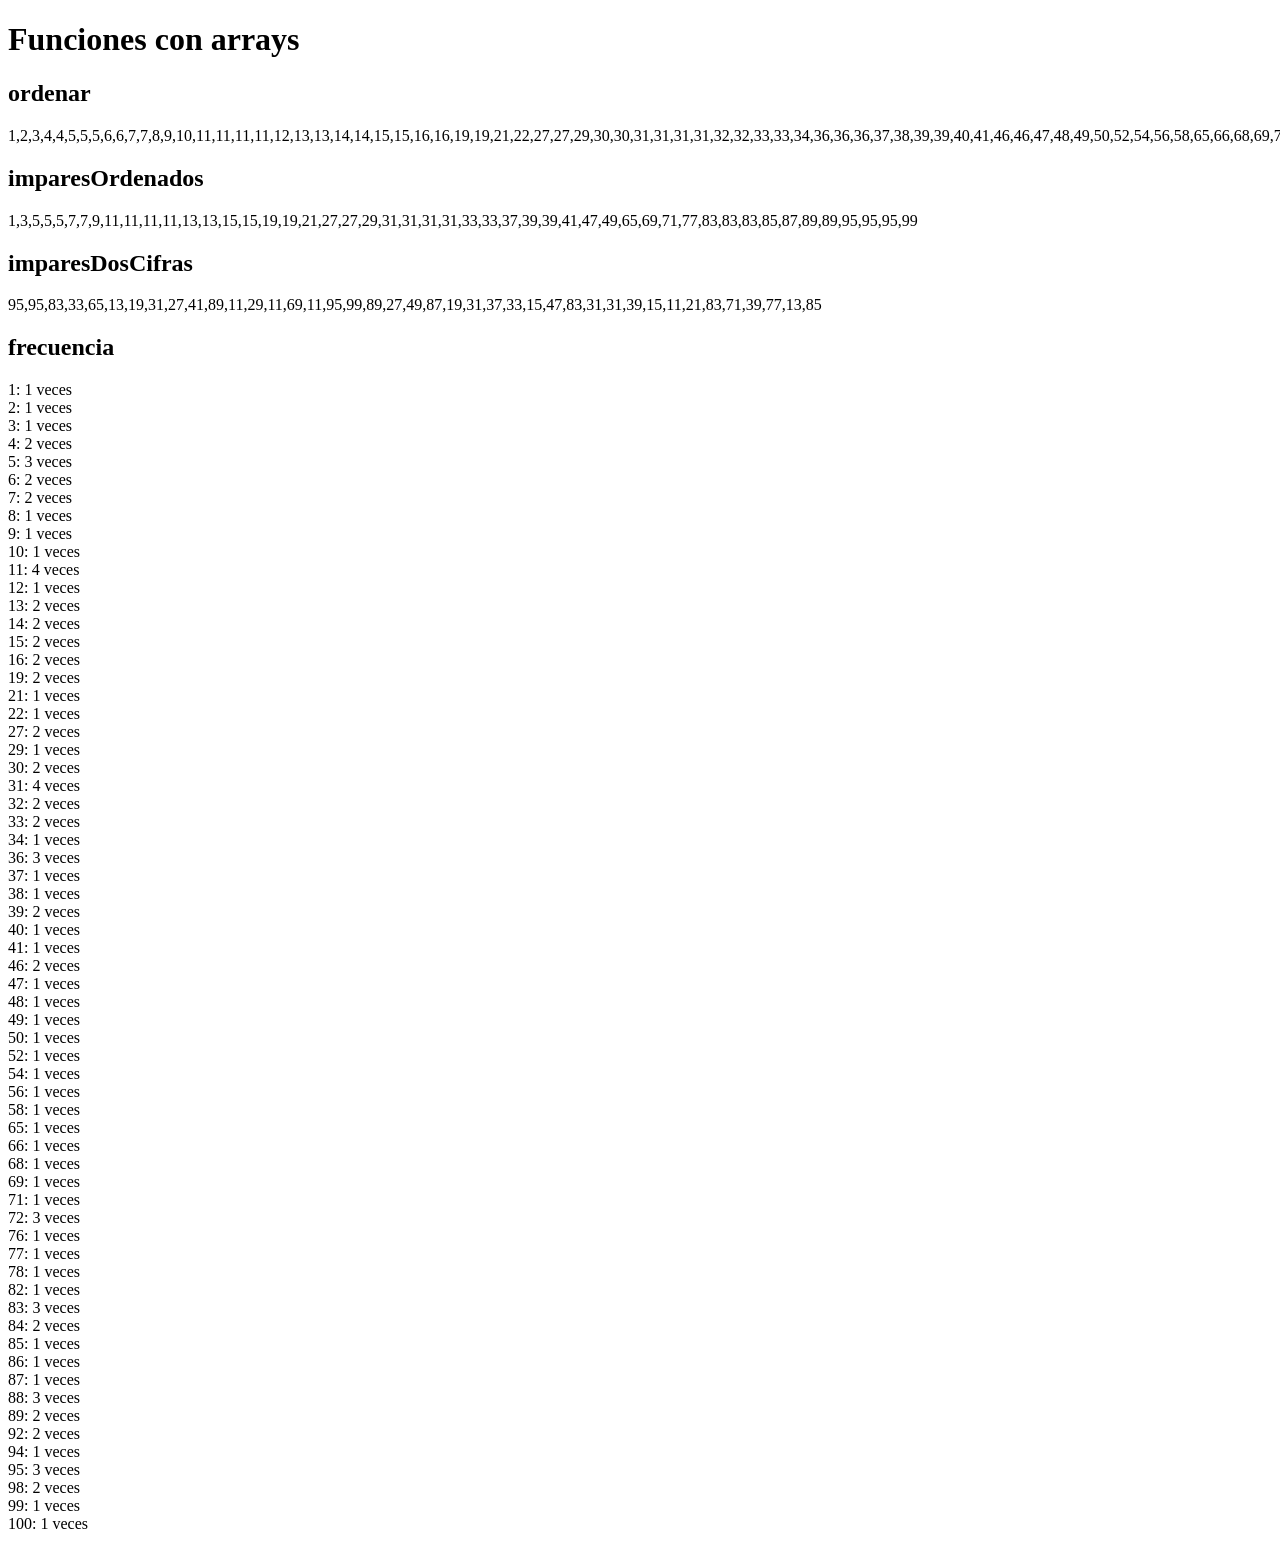
<file: carpeta 4/index.html>
<!DOCTYPE html>
<html lang="es">
<head>
  <meta charset="UTF-8">
  <title>Práctica 4</title>
</head>
<body>
  <h1>Funciones con arrays</h1>
  <script src="js/arrays.js"></script>
  <h2>ordenar</h2>
  <script>
    document.write(ordenar(arr));
  </script>

  <h2>imparesOrdenados</h2>
  <script>
    document.write(imparesOrdenados(arr));
  </script>

  <h2>imparesDosCifras</h2>
  <script>
    document.write(imparesDosCifras(arr));
  </script>

  <h2>frecuencia</h2>
  <script>
    let frecuencias = frecuencia(arr);
    for (let i = 0; i < frecuencias.length; i++) {
      document.write(frecuencias[i].numero + ": " + frecuencias[i].veces + " veces<br>");
    }
  </script>
</body>
</html>
</file>
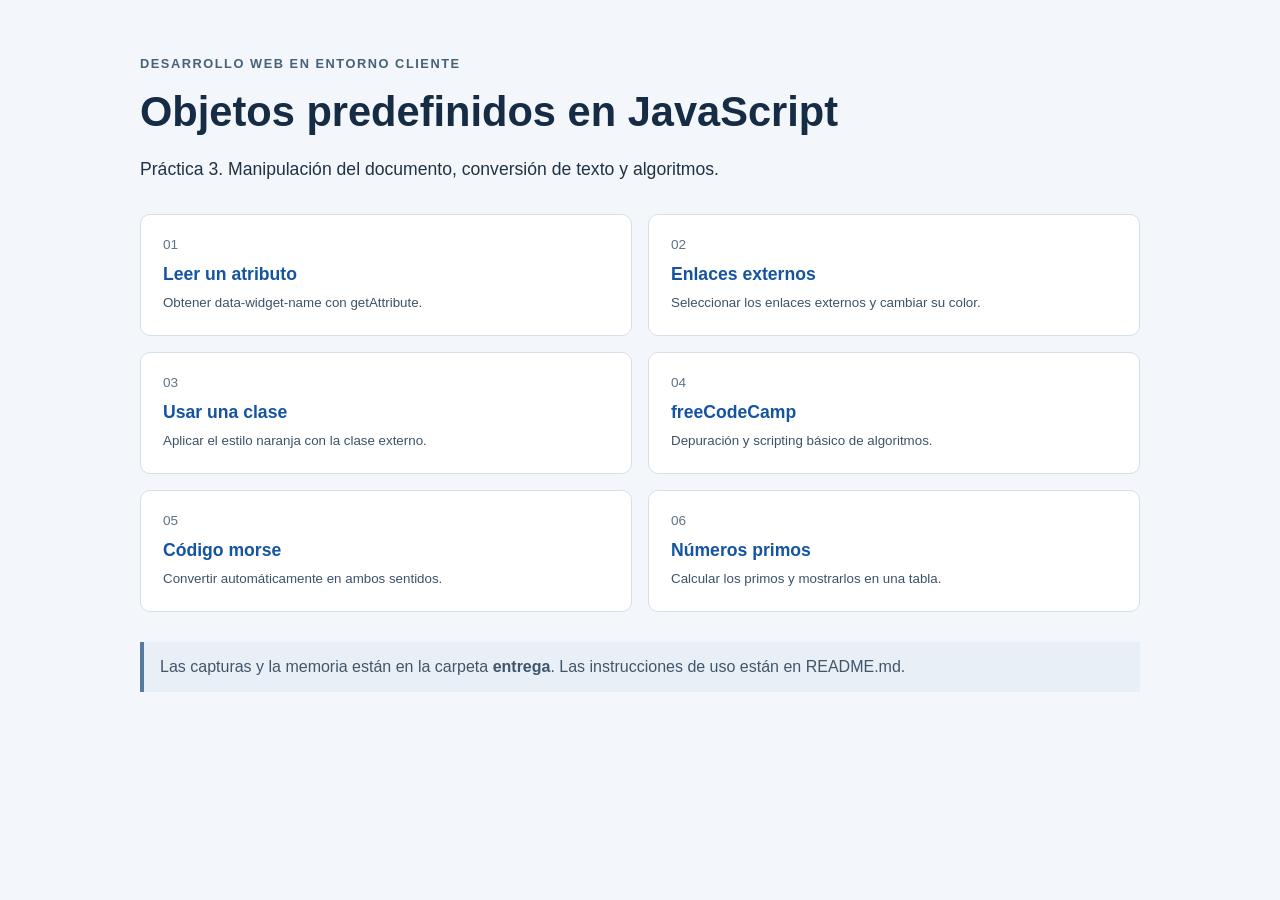
<file: practica3/index.html>
<!DOCTYPE html>
<html lang="es">
<head>
  <meta charset="UTF-8">
  <meta name="viewport" content="width=device-width, initial-scale=1.0">
  <title>Práctica 3 · Objetos predefinidos en JavaScript</title>
  <link rel="stylesheet" href="estilos.css">
</head>
<body>
  <main>
    <p class="etiqueta">Desarrollo Web en Entorno Cliente</p>
    <h1>Objetos predefinidos en JavaScript</h1>
    <p class="introduccion">Práctica 3. Manipulación del documento, conversión de texto y algoritmos.</p>
    <nav class="actividades" aria-label="Actividades de la práctica">
      <a href="atributo.html"><span>01</span><strong>Leer un atributo</strong><small>Obtener data-widget-name con getAttribute.</small></a>
      <a href="enlaces.html"><span>02</span><strong>Enlaces externos</strong><small>Seleccionar los enlaces externos y cambiar su color.</small></a>
      <a href="enlace-clase.html"><span>03</span><strong>Usar una clase</strong><small>Aplicar el estilo naranja con la clase externo.</small></a>
      <a href="freecodecamp.html"><span>04</span><strong>freeCodeCamp</strong><small>Depuración y scripting básico de algoritmos.</small></a>
      <a href="morse.html"><span>05</span><strong>Código morse</strong><small>Convertir automáticamente en ambos sentidos.</small></a>
      <a href="primos.html"><span>06</span><strong>Números primos</strong><small>Calcular los primos y mostrarlos en una tabla.</small></a>
    </nav>
    <p class="nota">Las capturas y la memoria están en la carpeta <strong>entrega</strong>. Las instrucciones de uso están en README.md.</p>
  </main>
</body>
</html>
</file>
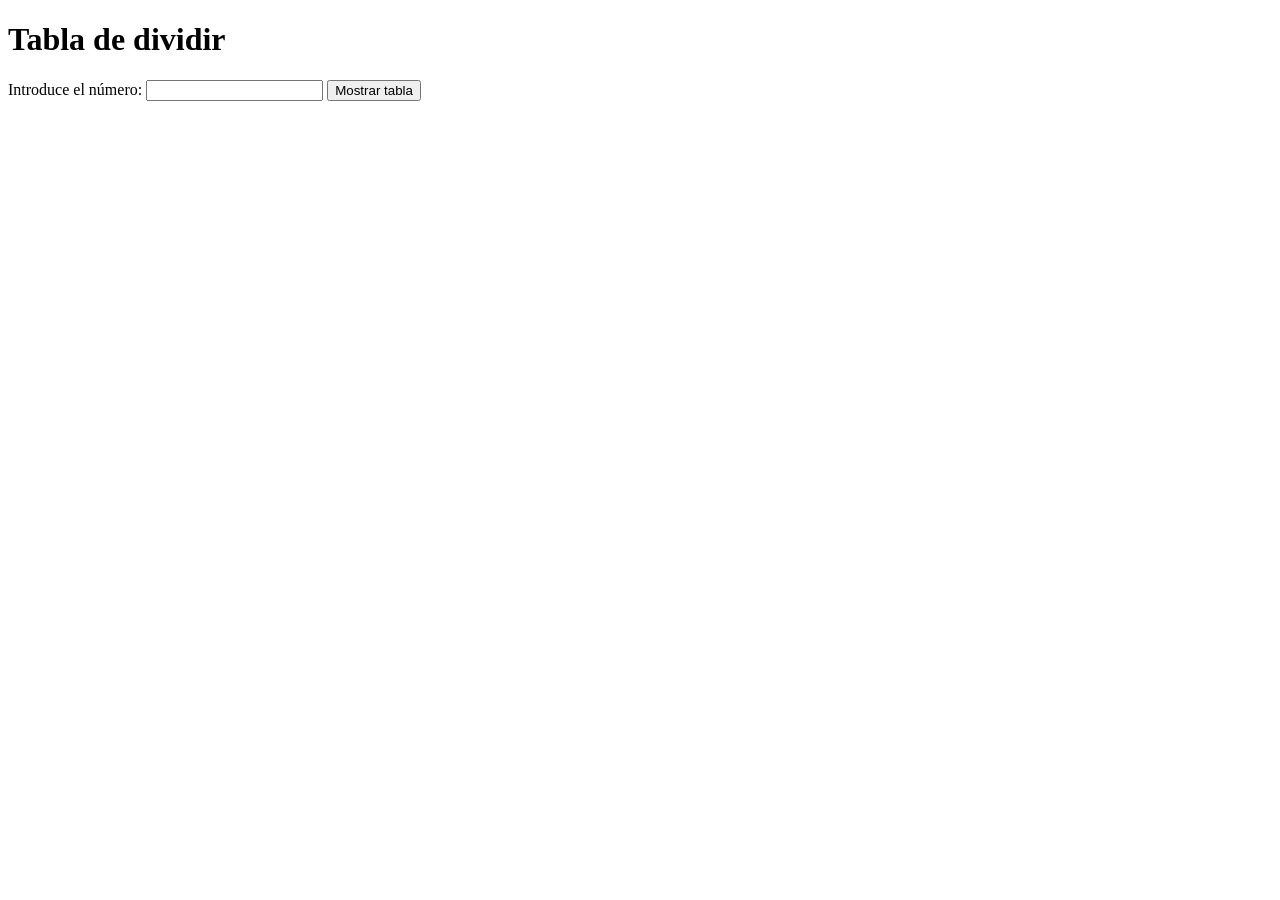
<file: practica-javascript/tabla-dividir/index.html>
<!DOCTYPE html>
<html lang="es-ES">
<head>
  <meta charset="UTF-8" />
  <meta name="viewport" content="width=device-width, initial-scale=1" />
  <title>Tabla de dividir</title>
  <script src="js/tablaDividir.js" defer></script>
</head>
<body>
  <h1>Tabla de dividir</h1>
  <form onsubmit="mostrarTabla(event)">
    <label for="numero">Introduce el n&uacute;mero:</label>
    <input id="numero" type="number" step="1" required />
    <input type="submit" value="Mostrar tabla" />
  </form>
  <div id="tabla" aria-live="polite"></div>
</body>
</html>
</file>
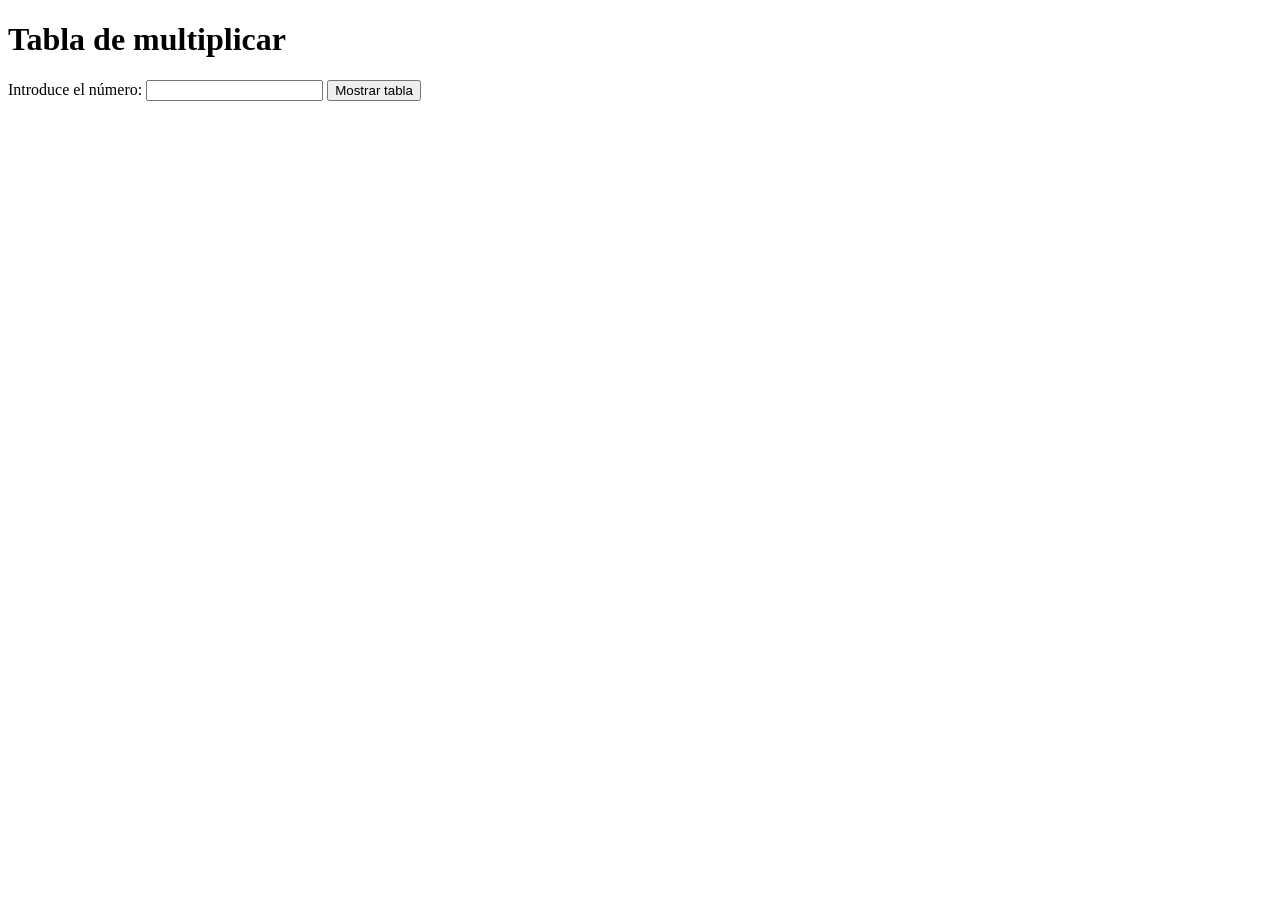
<file: practica-javascript/tabla-multiplicar/index.html>
<!DOCTYPE html>
<html lang="es-ES">
<head>
  <meta charset="UTF-8" />
  <meta name="viewport" content="width=device-width, initial-scale=1" />
  <title>Tabla de multiplicar</title>
  <script src="js/tablaMultiplicar.js" defer></script>
</head>
<body>
  <h1>Tabla de multiplicar</h1>
  <form onsubmit="mostrarTabla(event)">
    <label for="numero">Introduce el n&uacute;mero:</label>
    <input id="numero" type="number" step="1" required />
    <input type="submit" value="Mostrar tabla" />
  </form>
  <div id="tabla" aria-live="polite"></div>
</body>
</html>
</file>
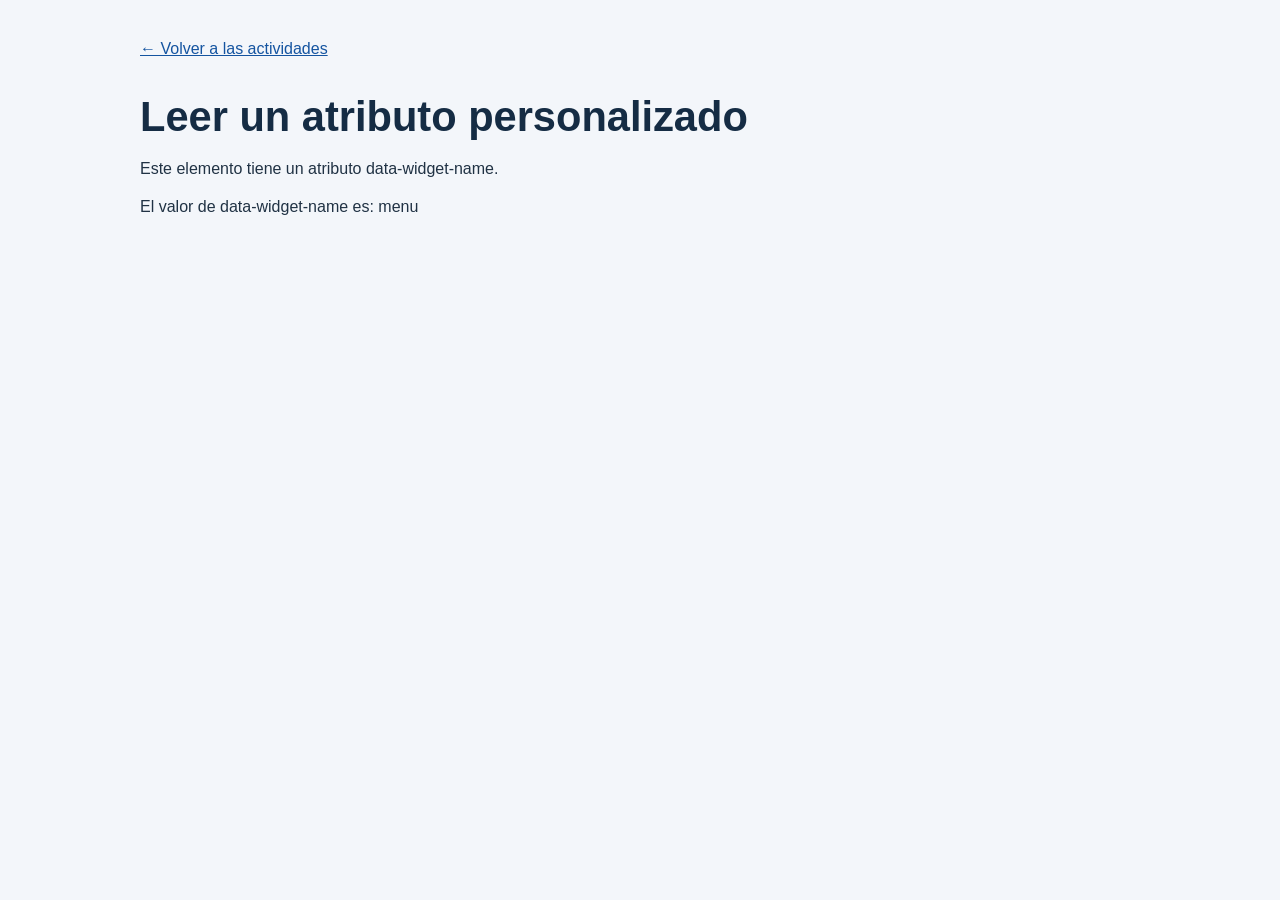
<file: practica3/atributo.html>
<!DOCTYPE html>
<html lang="es">
<head>
  <meta charset="UTF-8">
  <meta name="viewport" content="width=device-width, initial-scale=1.0">
  <title>Ejercicio: Atributo</title>
  <link rel="stylesheet" href="estilos.css">
</head>
<body>
  <main>
  <a class="volver" href="index.html">← Volver a las actividades</a>
  <h1>Leer un atributo personalizado</h1>

  <div id="widget" data-widget-name="menu">
    Este elemento tiene un atributo data-widget-name.
  </div>

  <p id="resultado"></p>

  <script>
    // Seleccionamos el elemento que contiene el atributo.
    let elemento = document.querySelector("[data-widget-name]");

    // Leemos el valor del atributo.
    let nombre = elemento.getAttribute("data-widget-name");

    // Mostramos el valor en la página.
    document.querySelector("#resultado").textContent =
      "El valor de data-widget-name es: " + nombre;
  </script>
  </main>
</body>
</html>
</file>
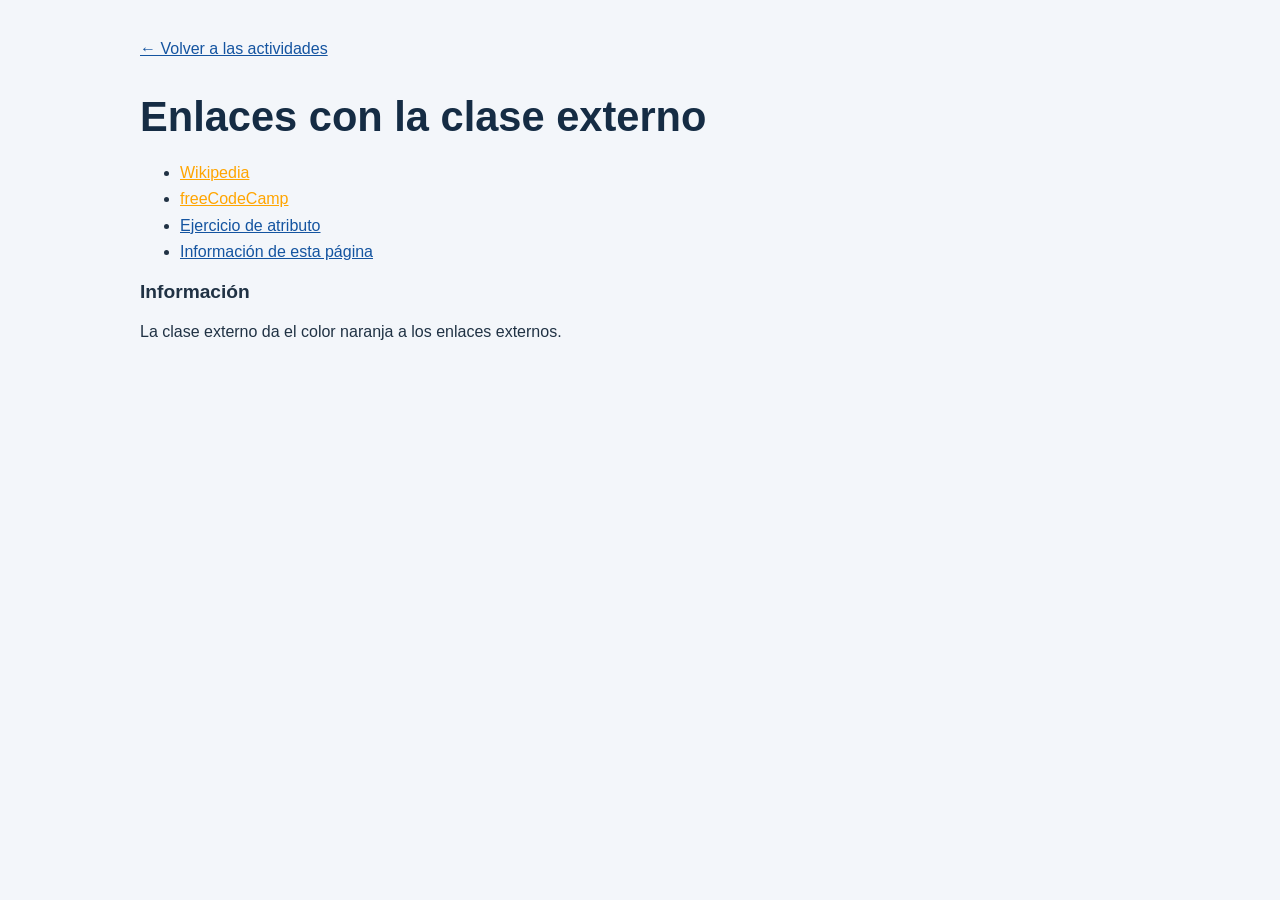
<file: practica3/enlace-clase.html>
<!DOCTYPE html>
<html lang="es">
<head>
  <meta charset="UTF-8">
  <meta name="viewport" content="width=device-width, initial-scale=1.0">
  <title>Enlaces con clase externo</title>

  <style>
    .externo {
      color: orange;
    }
  </style>
  <link rel="stylesheet" href="estilos.css">
</head>
<body>
  <main>
  <a class="volver" href="index.html">← Volver a las actividades</a>
  <h1>Enlaces con la clase externo</h1>

  <ul>
    <li><a href="https://www.wikipedia.org">Wikipedia</a></li>
    <li><a href="https://www.freecodecamp.org">freeCodeCamp</a></li>
    <li><a href="atributo.html">Ejercicio de atributo</a></li>
    <li><a href="#informacion">Información de esta página</a></li>
  </ul>

  <h2 id="informacion">Información</h2>
  <p>La clase externo da el color naranja a los enlaces externos.</p>

  <script>
    document.querySelectorAll('a[href*="://"]').forEach(enlace => {
      enlace.classList.add("externo");
    });
  </script>
  </main>
</body>
</html>
</file>
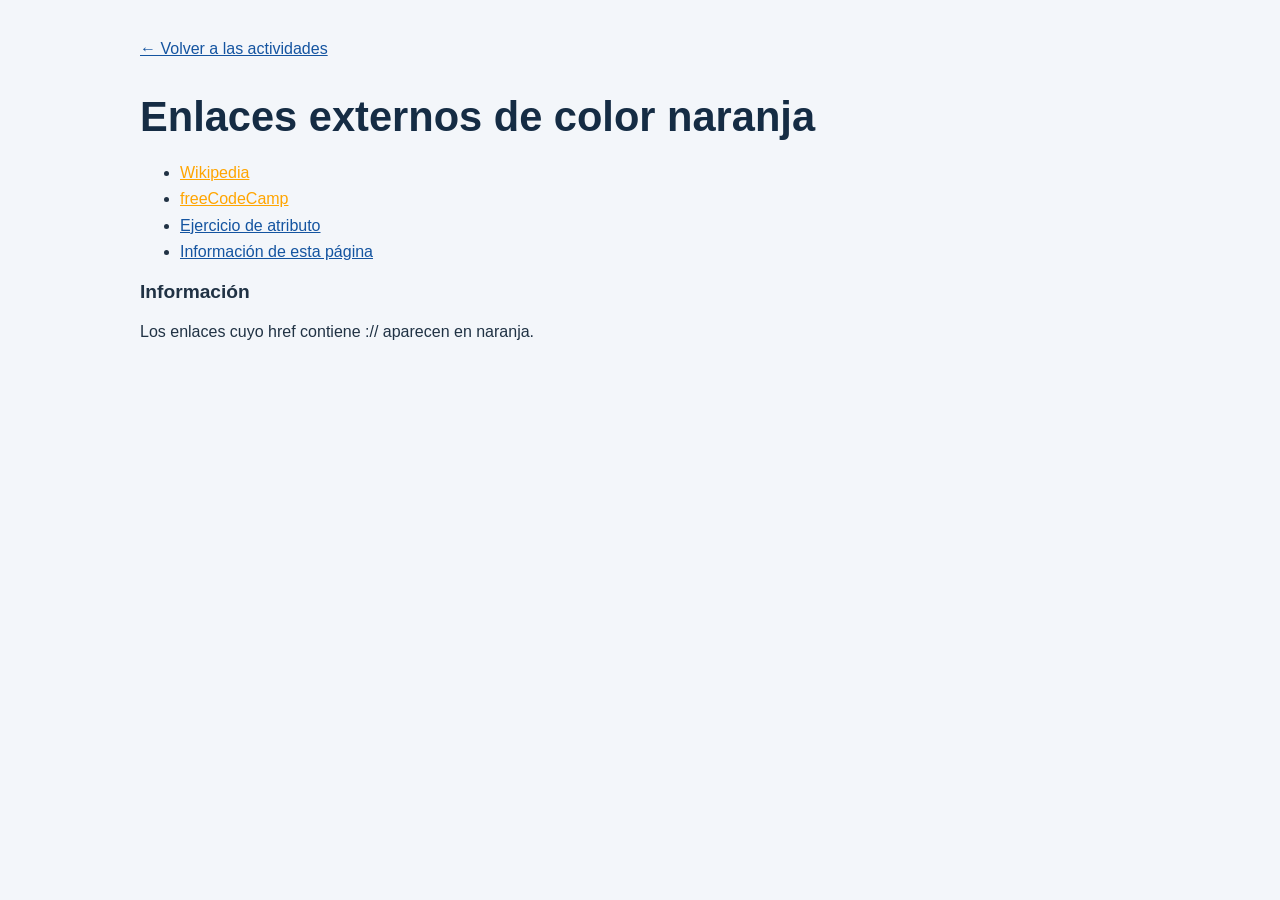
<file: practica3/enlaces.html>
<!DOCTYPE html>
<html lang="es">
<head>
  <meta charset="UTF-8">
  <meta name="viewport" content="width=device-width, initial-scale=1.0">
  <title>Enlaces externos</title>
  <link rel="stylesheet" href="estilos.css">
</head>
<body>
  <main>
  <a class="volver" href="index.html">← Volver a las actividades</a>
  <h1>Enlaces externos de color naranja</h1>

  <ul>
    <li><a href="https://www.wikipedia.org">Wikipedia</a></li>
    <li><a href="https://www.freecodecamp.org">freeCodeCamp</a></li>
    <li><a href="atributo.html">Ejercicio de atributo</a></li>
    <li><a href="#informacion">Información de esta página</a></li>
  </ul>

  <h2 id="informacion">Información</h2>
  <p>Los enlaces cuyo href contiene :// aparecen en naranja.</p>

  <script>
    // Seleccionamos todos los enlaces cuyo href contiene ://.
    const enlacesExternos = document.querySelectorAll('a[href*="://"]');

    // Cambiamos el color de cada enlace seleccionado.
    enlacesExternos.forEach(function(enlace) {
      enlace.style.color = "orange";
    });
  </script>
  </main>
</body>
</html>
</file>
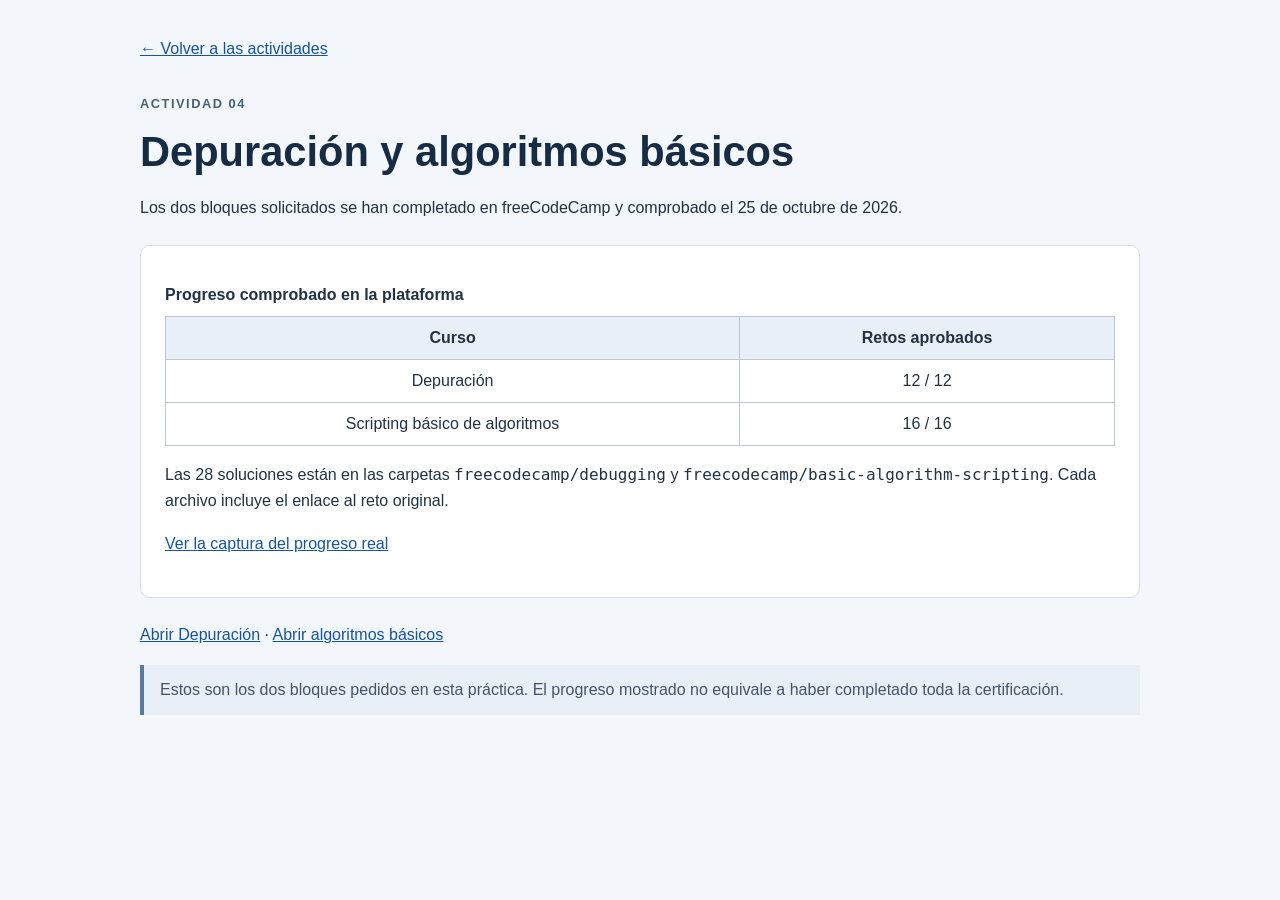
<file: practica3/freecodecamp.html>
<!DOCTYPE html>
<html lang="es">
<head>
  <meta charset="UTF-8">
  <meta name="viewport" content="width=device-width, initial-scale=1.0">
  <title>freeCodeCamp · Práctica 3</title>
  <link rel="stylesheet" href="estilos.css">
</head>
<body>
  <main>
    <a class="volver" href="index.html">← Volver a las actividades</a>
    <p class="etiqueta">Actividad 04</p>
    <h1>Depuración y algoritmos básicos</h1>
    <p>Los dos bloques solicitados se han completado en freeCodeCamp y comprobado el 25 de octubre de 2026.</p>
    <div class="panel">
      <table>
        <caption>Progreso comprobado en la plataforma</caption>
        <thead><tr><th scope="col">Curso</th><th scope="col">Retos aprobados</th></tr></thead>
        <tbody>
          <tr><td>Depuración</td><td>12 / 12</td></tr>
          <tr><td>Scripting básico de algoritmos</td><td>16 / 16</td></tr>
        </tbody>
      </table>
      <p>Las 28 soluciones están en las carpetas <code>freecodecamp/debugging</code> y <code>freecodecamp/basic-algorithm-scripting</code>. Cada archivo incluye el enlace al reto original.</p>
      <p><a href="entrega/capturas/04-freecodecamp.jpg">Ver la captura del progreso real</a></p>
    </div>
    <p><a href="https://www.freecodecamp.org/espanol/learn/javascript-algorithms-and-data-structures/#debugging">Abrir Depuración</a> · <a href="https://www.freecodecamp.org/espanol/learn/javascript-algorithms-and-data-structures/#basic-algorithm-scripting">Abrir algoritmos básicos</a></p>
    <p class="nota">Estos son los dos bloques pedidos en esta práctica. El progreso mostrado no equivale a haber completado toda la certificación.</p>
  </main>
</body>
</html>
</file>
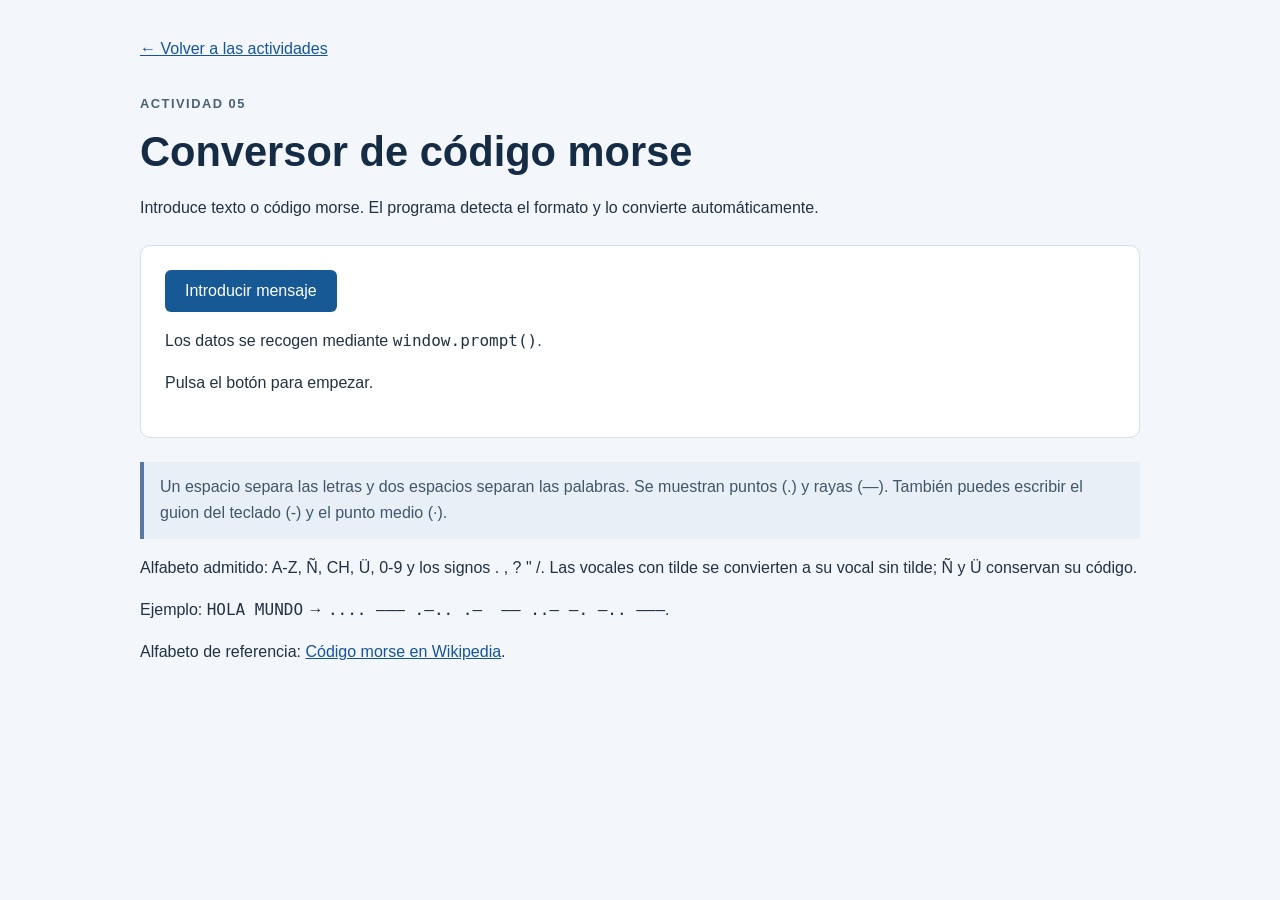
<file: practica3/morse.html>
<!DOCTYPE html>
<html lang="es">
<head>
  <meta charset="UTF-8">
  <meta name="viewport" content="width=device-width, initial-scale=1.0">
  <title>Código morse · Práctica 3</title>
  <link rel="stylesheet" href="estilos.css">
  <script src="js/morse.js?v=2" defer></script>
</head>
<body>
  <main>
    <a class="volver" href="index.html">← Volver a las actividades</a>
    <p class="etiqueta">Actividad 05</p>
    <h1>Conversor de código morse</h1>
    <p>Introduce texto o código morse. El programa detecta el formato y lo convierte automáticamente.</p>
    <div class="panel">
      <button type="button" id="convertir">Introducir mensaje</button>
      <p>Los datos se recogen mediante <code>window.prompt()</code>.</p>
      <p id="estado" role="status">Pulsa el botón para empezar.</p>
      <section id="conversion" hidden aria-label="Resultado de la conversión">
        <h2>Entrada</h2>
        <p id="entrada" class="salida"></p>
        <h2 id="tipo"></h2>
        <p id="resultado" class="salida"></p>
      </section>
    </div>
    <p class="nota">Un espacio separa las letras y dos espacios separan las palabras. Se muestran puntos (.) y rayas (—). También puedes escribir el guion del teclado (-) y el punto medio (·).</p>
    <p>Alfabeto admitido: A-Z, Ñ, CH, Ü, 0-9 y los signos . , ? &quot; /. Las vocales con tilde se convierten a su vocal sin tilde; Ñ y Ü conservan su código.</p>
    <p>Ejemplo: <code>HOLA MUNDO</code> → <code>.... ——— .—.. .—  —— ..— —. —.. ———</code>.</p>
    <p>Alfabeto de referencia: <a href="https://es.wikipedia.org/wiki/C%C3%B3digo_morse#Alfabeto_morse">Código morse en Wikipedia</a>.</p>
    <dialog id="dialogo-mensaje">
      <form method="dialog">
        <label for="mensaje-alternativo">Escribe texto o código morse</label>
        <textarea id="mensaje-alternativo" rows="4" cols="50"></textarea>
        <p>Un espacio entre letras morse y dos entre palabras.</p>
        <button value="convertir">Convertir</button>
        <button value="cancelar">Cancelar</button>
      </form>
    </dialog>
  </main>
</body>
</html>
</file>
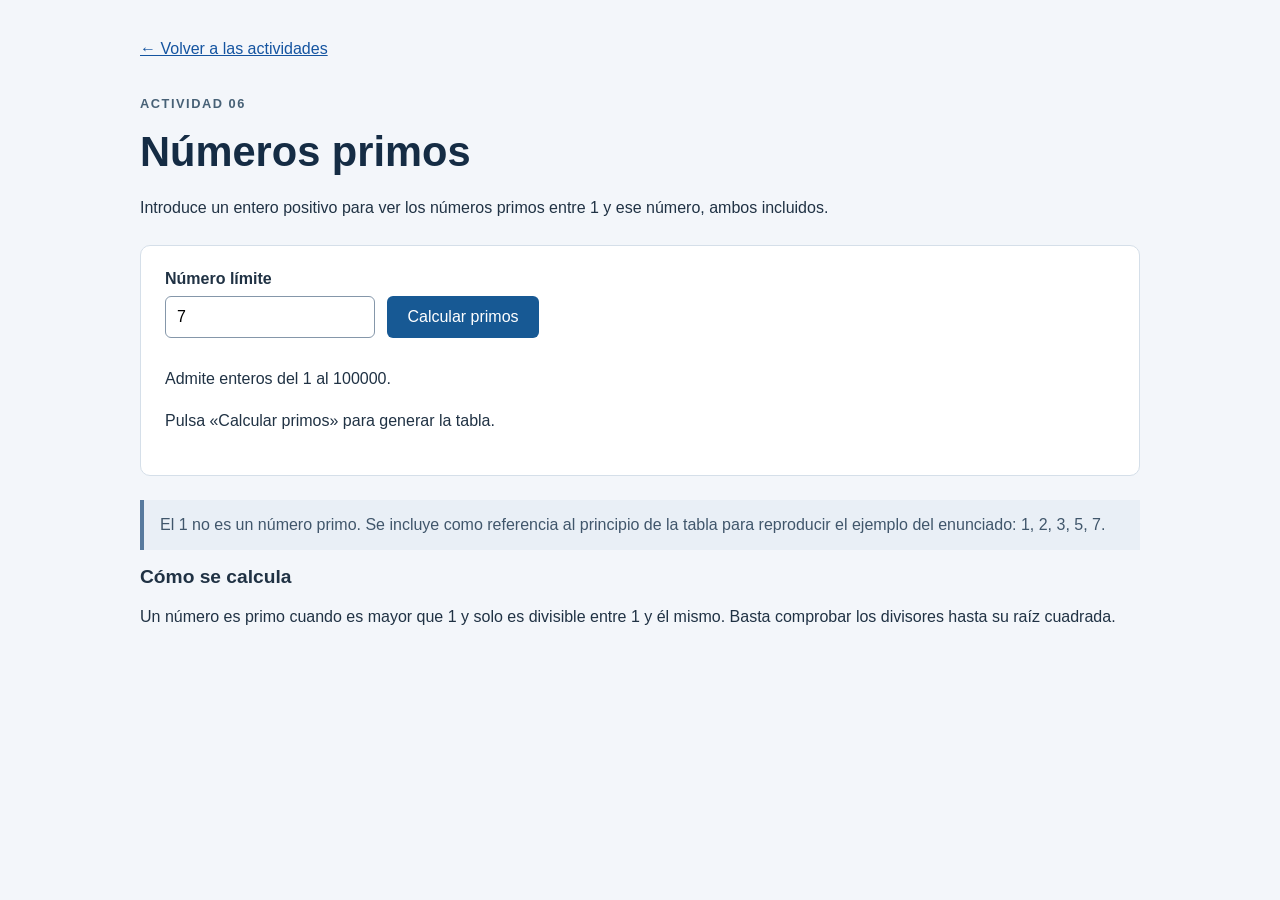
<file: practica3/primos.html>
<!DOCTYPE html>
<html lang="es">
<head>
  <meta charset="UTF-8">
  <meta name="viewport" content="width=device-width, initial-scale=1.0">
  <title>Números primos · Práctica 3</title>
  <link rel="stylesheet" href="estilos.css">
  <script src="js/primos.js" defer></script>
</head>
<body>
  <main>
    <a class="volver" href="index.html">← Volver a las actividades</a>
    <p class="etiqueta">Actividad 06</p>
    <h1>Números primos</h1>
    <p>Introduce un entero positivo para ver los números primos entre 1 y ese número, ambos incluidos.</p>
    <div class="panel">
      <form id="formulario-primos" novalidate>
        <label for="numero">Número límite</label>
        <input type="number" id="numero" name="numero" min="1" max="100000" step="1" value="7" required aria-describedby="ayuda-numero">
        <button type="submit">Calcular primos</button>
        <p id="ayuda-numero">Admite enteros del 1 al 100000.</p>
      </form>
      <p id="estado" role="status">Pulsa «Calcular primos» para generar la tabla.</p>
      <div class="tabla-contenedor" id="resultado"></div>
    </div>
    <p class="nota">El 1 no es un número primo. Se incluye como referencia al principio de la tabla para reproducir el ejemplo del enunciado: 1, 2, 3, 5, 7.</p>
    <h2>Cómo se calcula</h2>
    <p>Un número es primo cuando es mayor que 1 y solo es divisible entre 1 y él mismo. Basta comprobar los divisores hasta su raíz cuadrada.</p>
  </main>
</body>
</html>
</file>
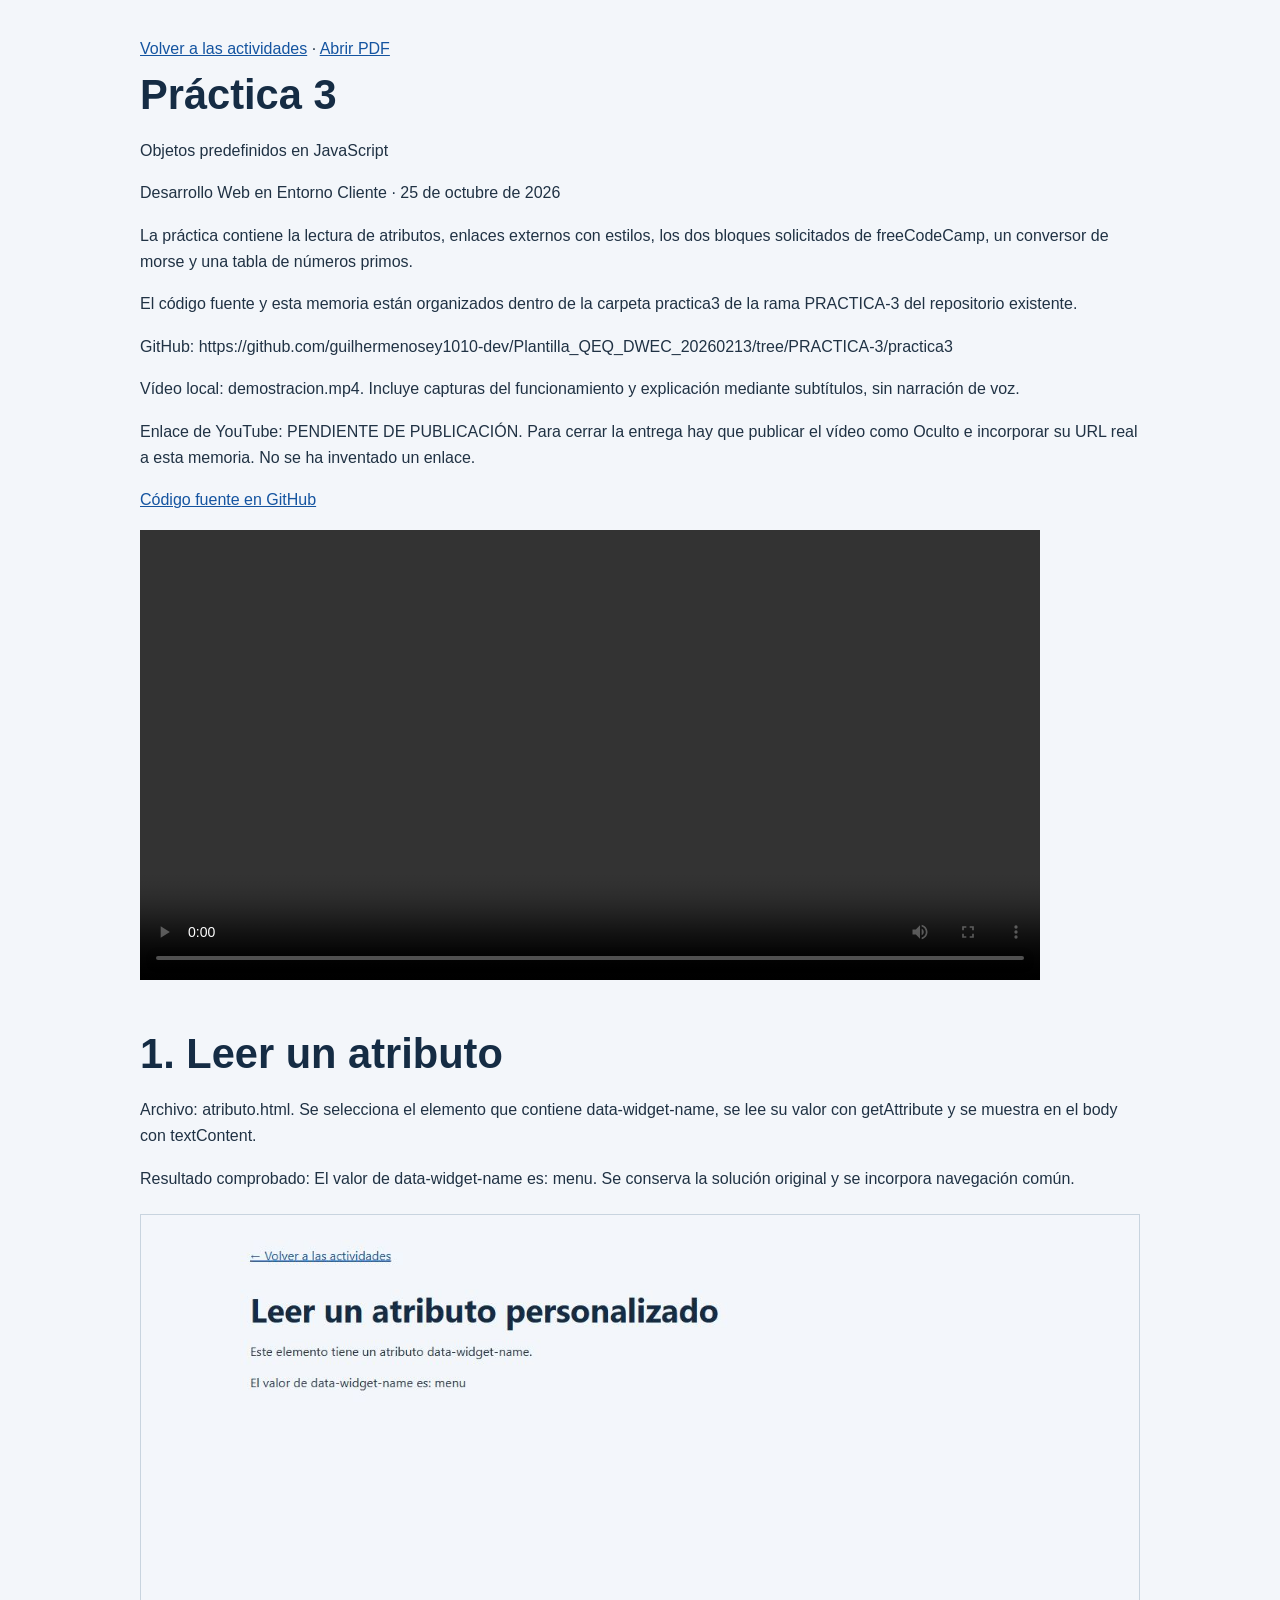
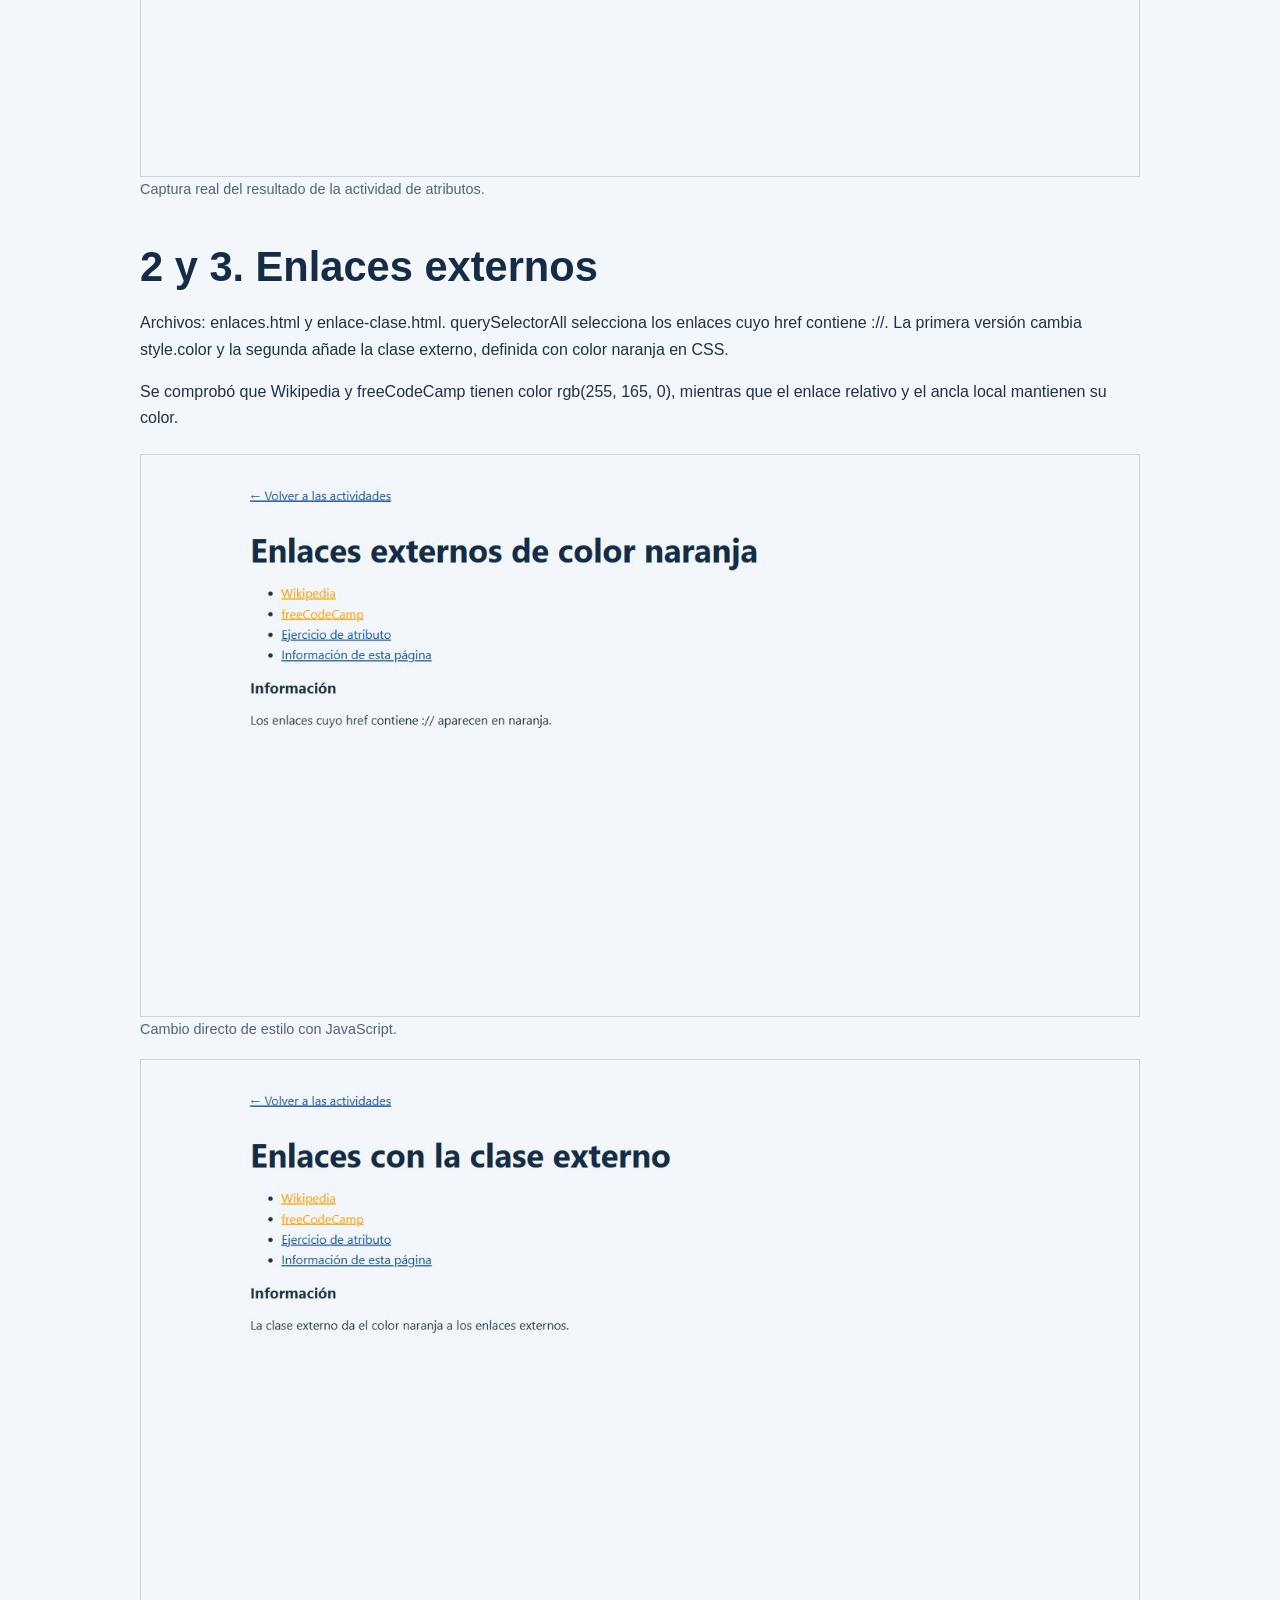
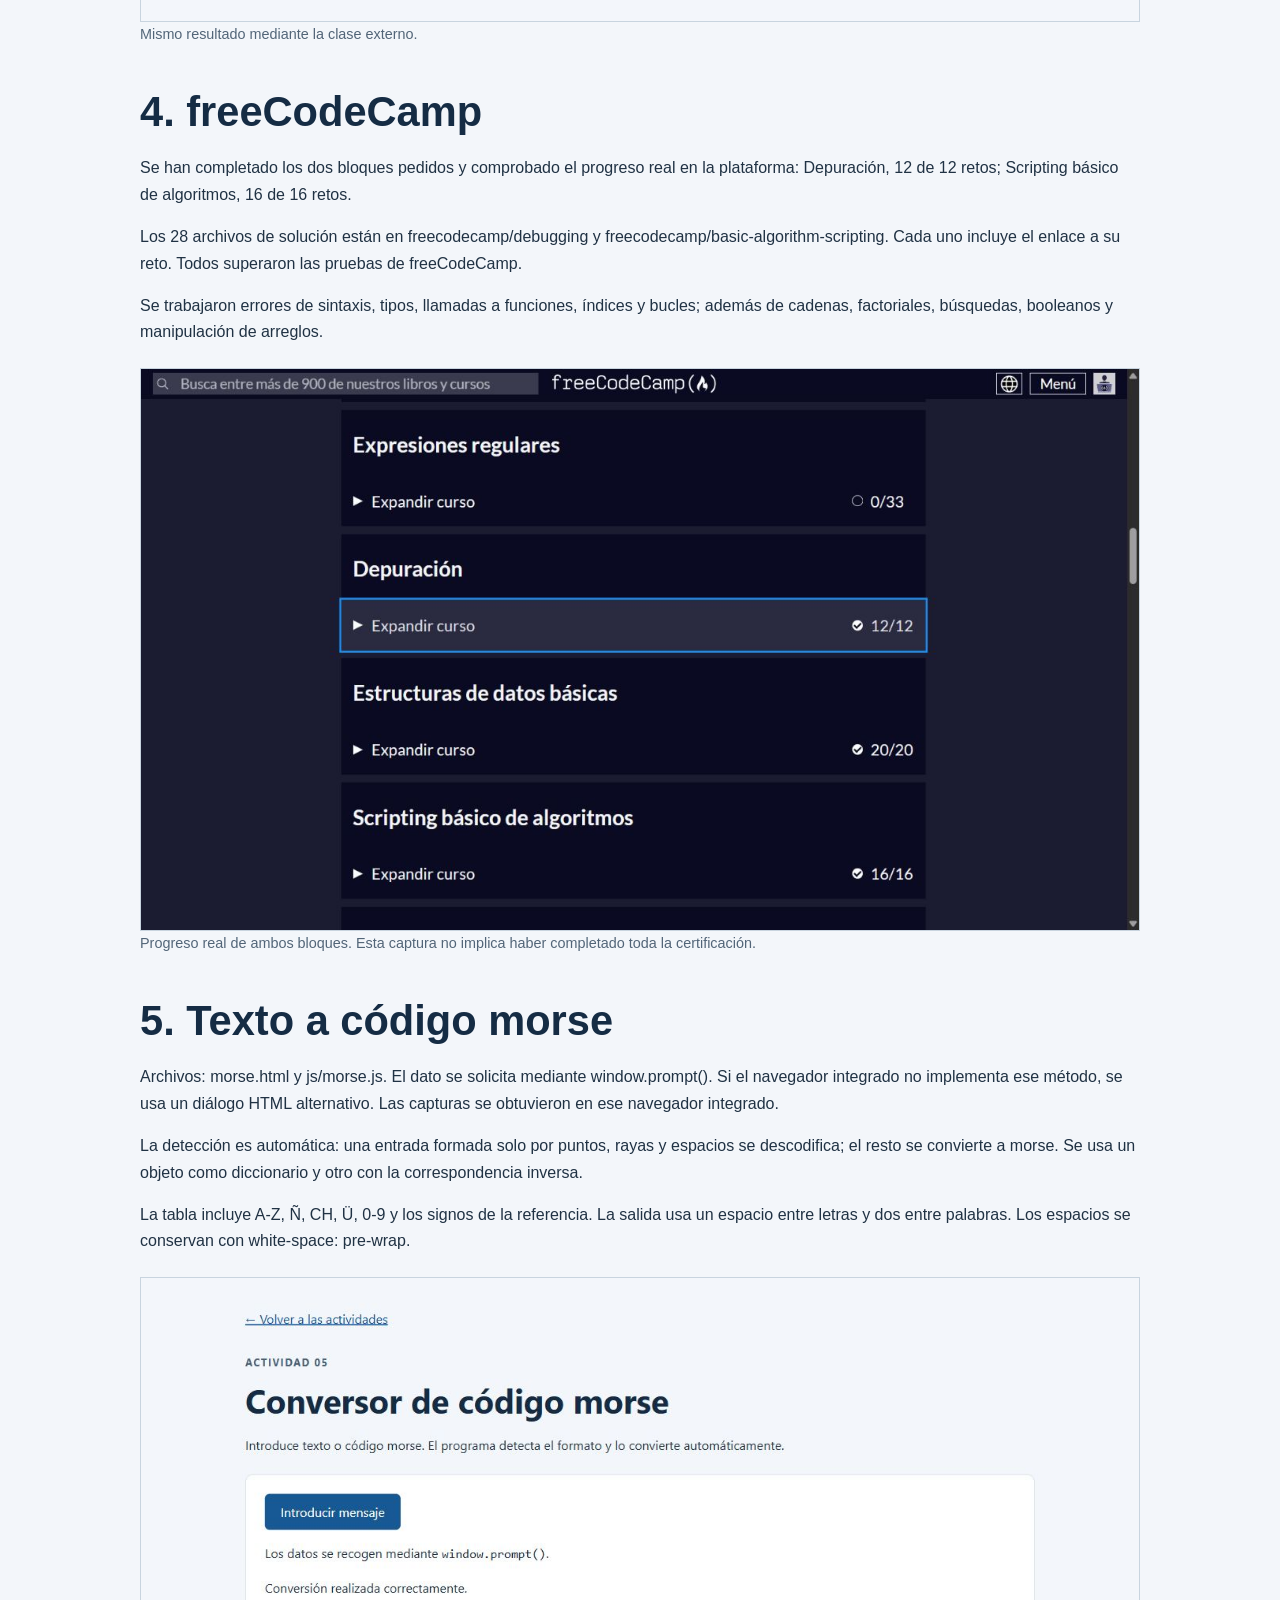
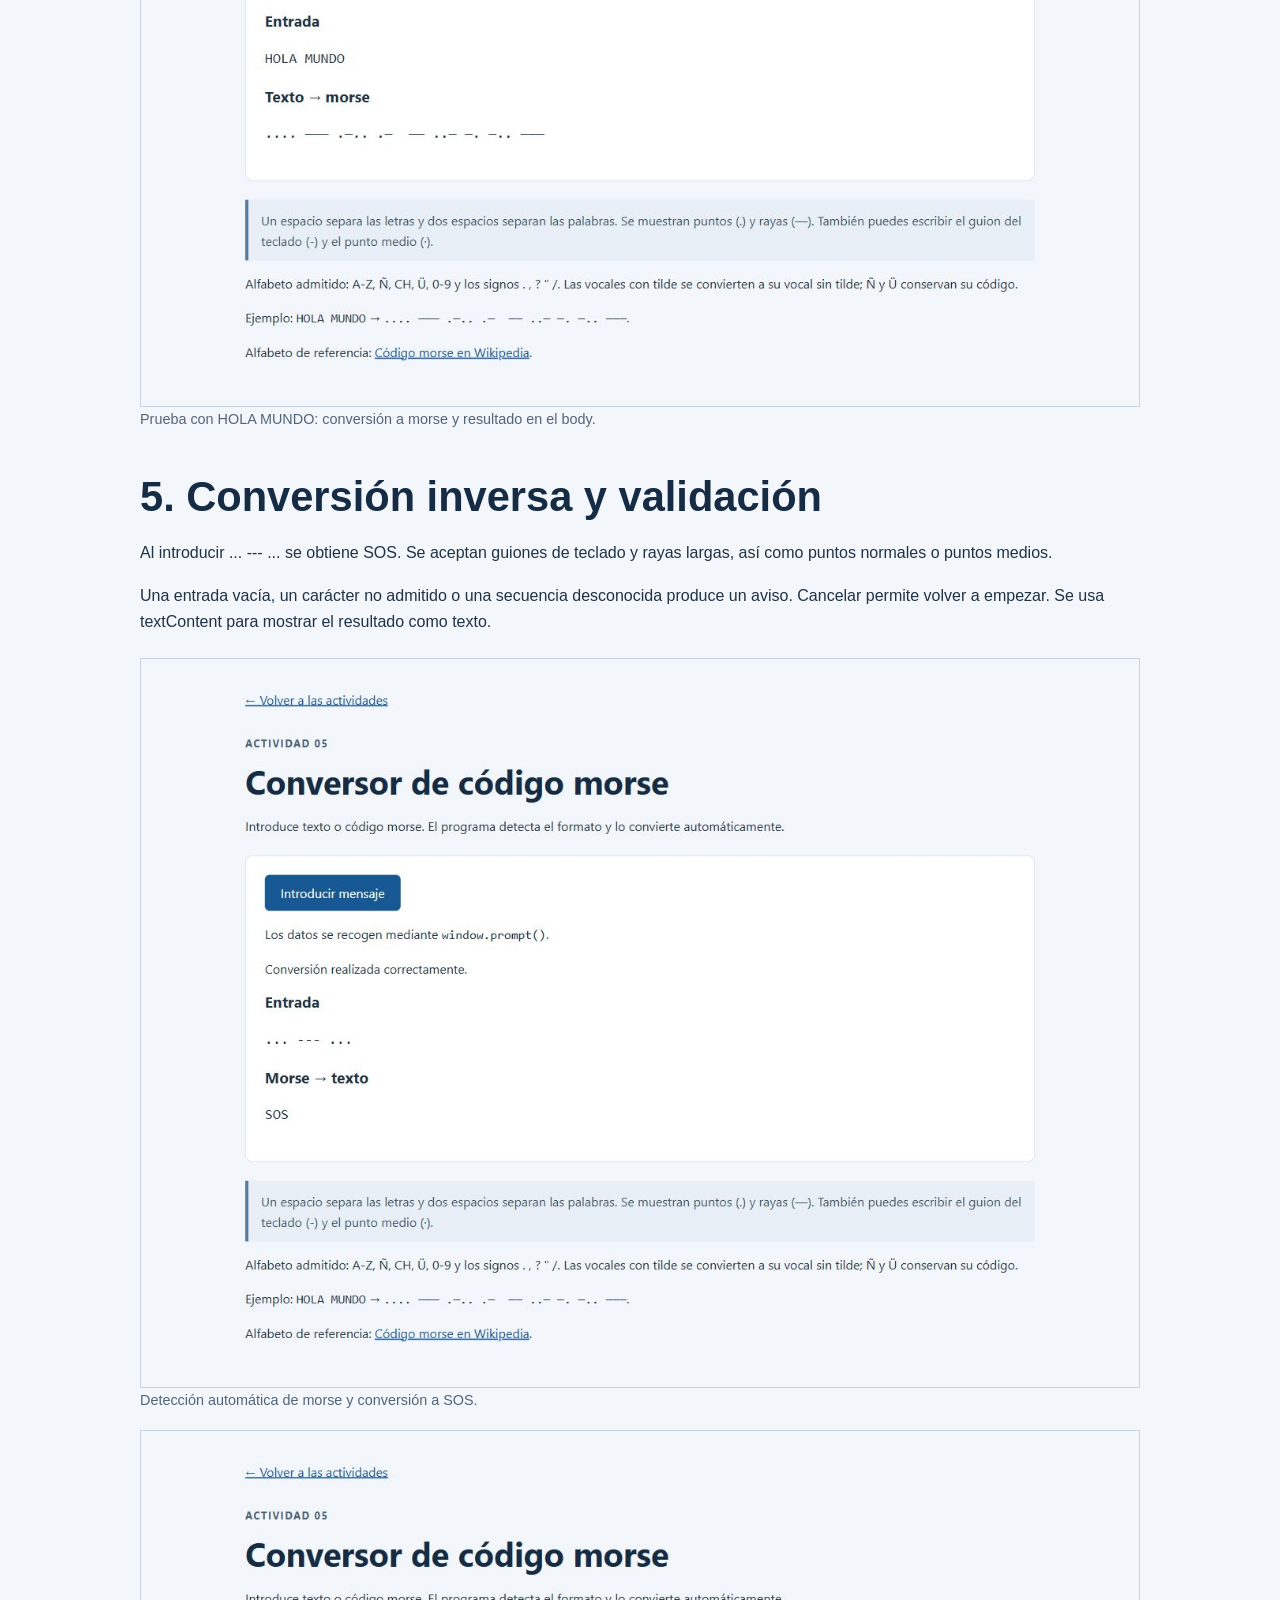
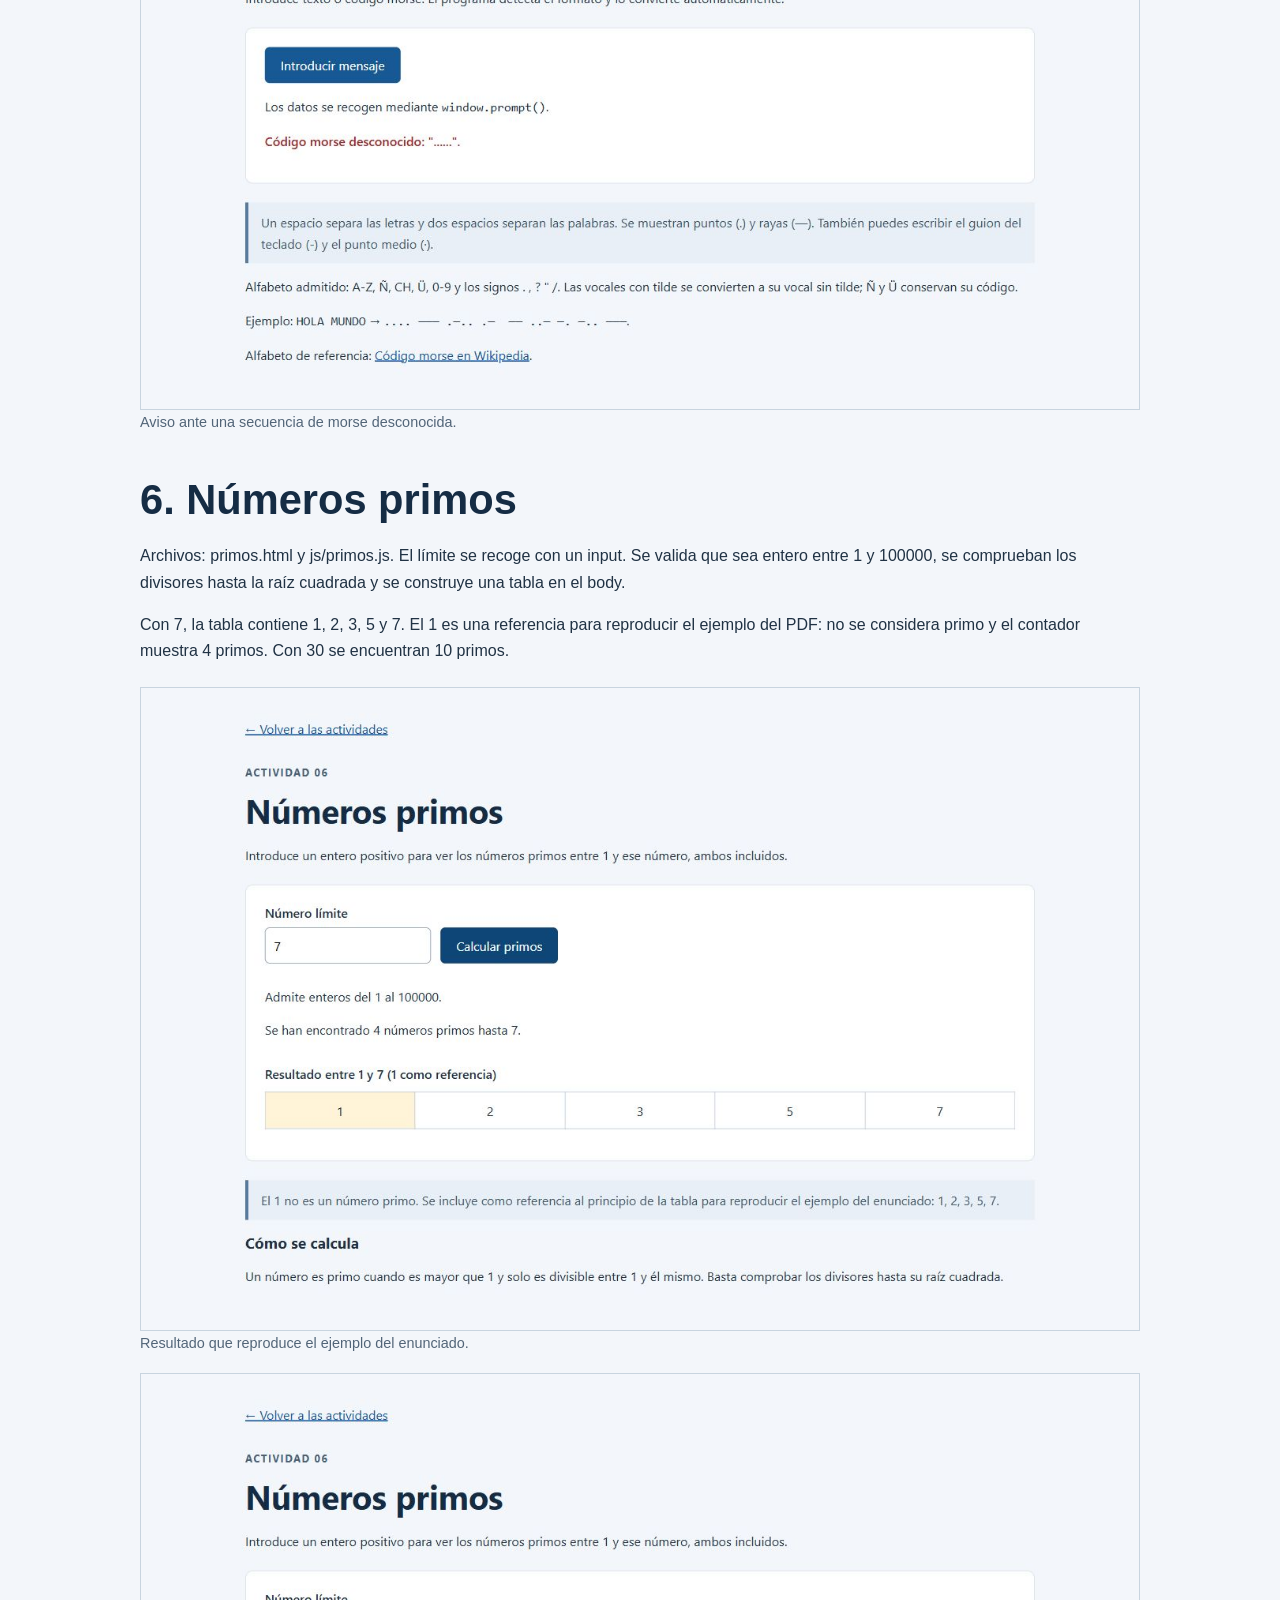
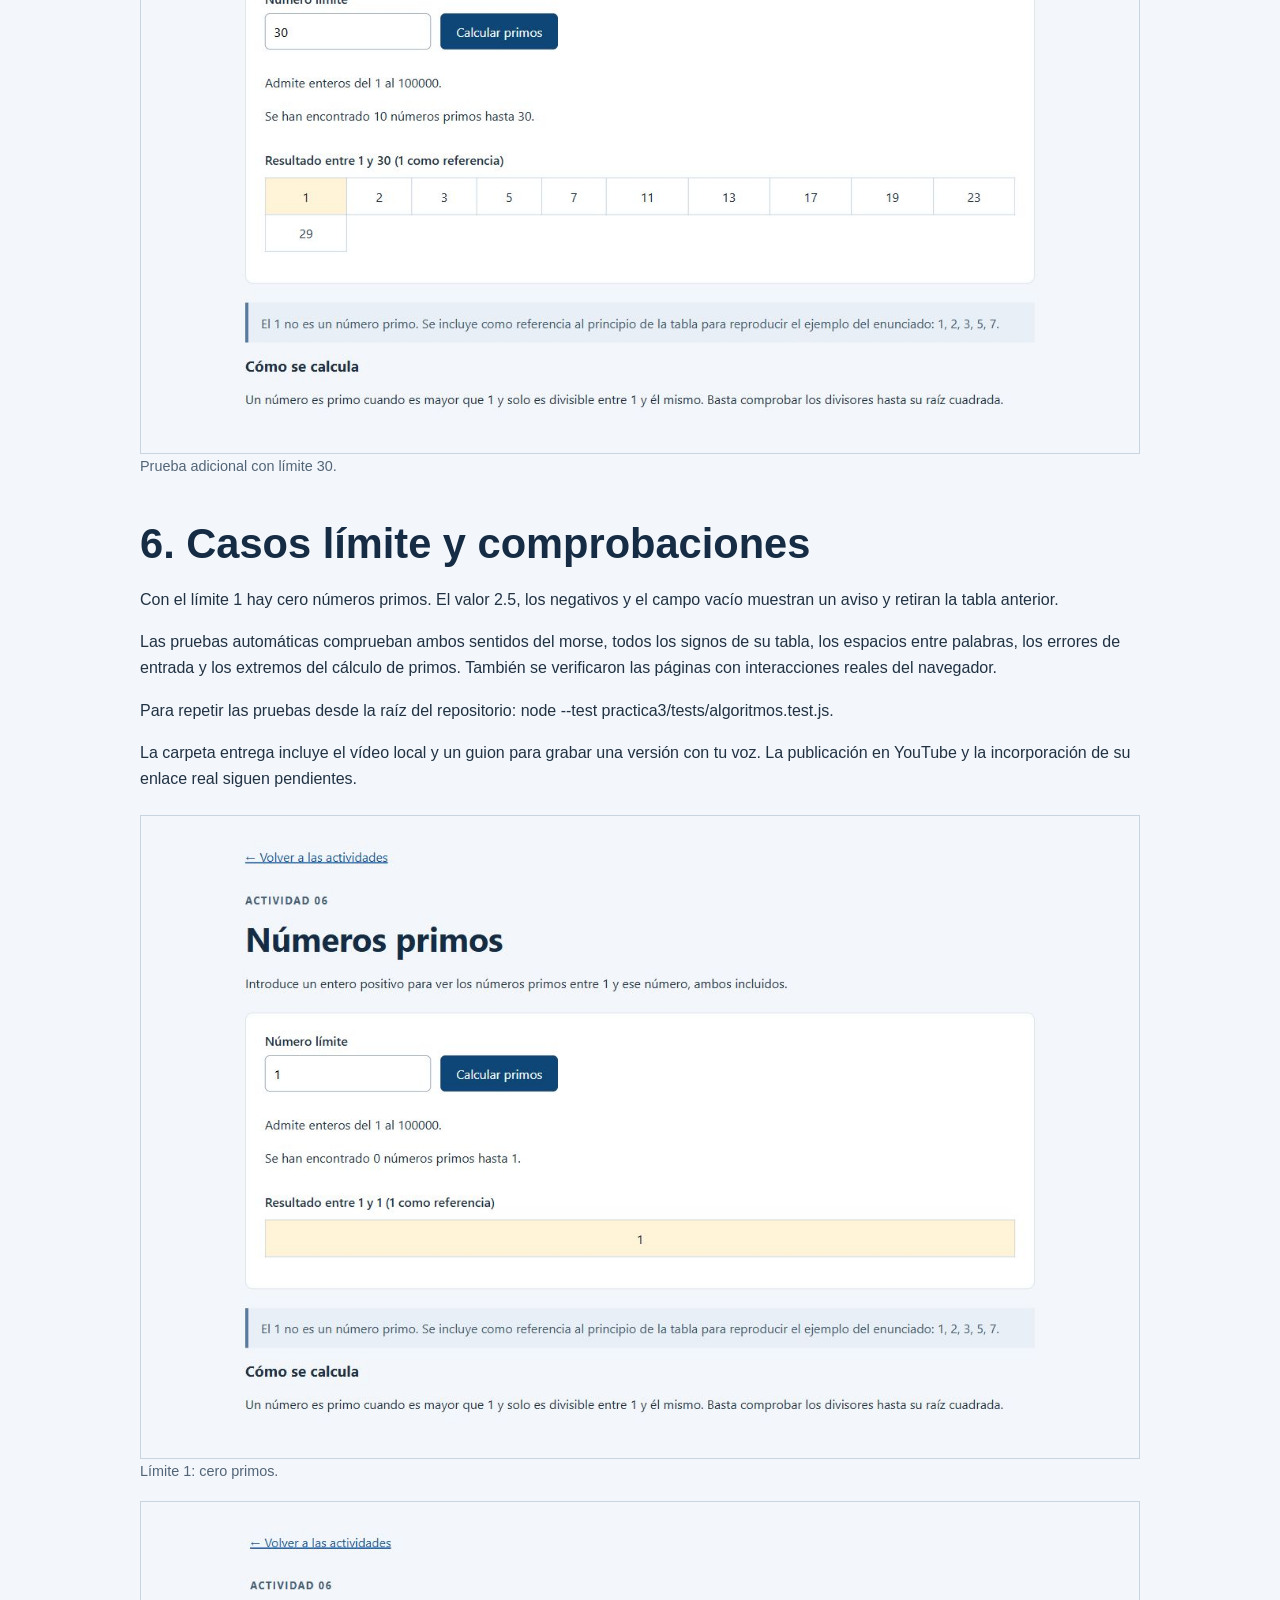
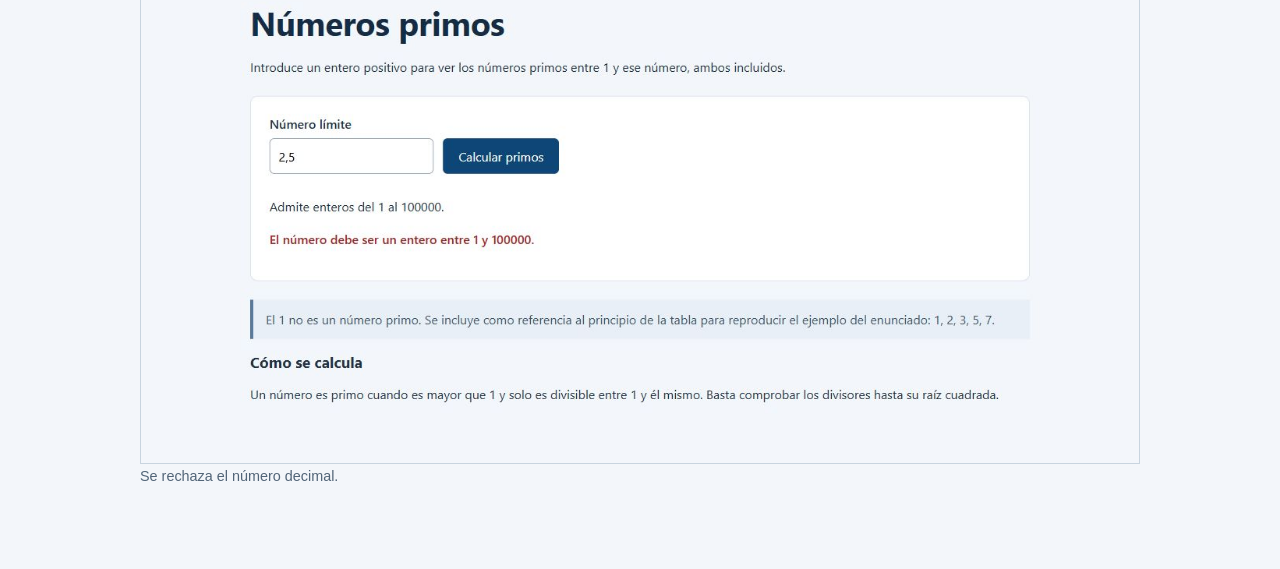
<file: practica3/entrega/memoria.html>
<!DOCTYPE html><html lang="es"><head><meta charset="utf-8"><meta name="viewport" content="width=device-width, initial-scale=1"><title>Memoria de la práctica 3</title><link rel="stylesheet" href="../estilos.css"><style>img{max-width:100%;height:auto;border:1px solid #c8d4df}figure{margin:22px 0}figcaption{color:#526578;font-size:.9rem}video{width:100%;max-width:900px}section{margin-bottom:45px}@media print{section{break-before:page}nav,video{display:none}}</style></head><body><main><nav><a href="../index.html">Volver a las actividades</a> · <a href="memoria.pdf">Abrir PDF</a></nav>
<section><h1>Práctica 3</h1>
<p>Objetos predefinidos en JavaScript</p>
<p>Desarrollo Web en Entorno Cliente · 25 de octubre de 2026</p>
<p>La práctica contiene la lectura de atributos, enlaces externos con estilos, los dos bloques solicitados de freeCodeCamp, un conversor de morse y una tabla de números primos.</p>
<p>El código fuente y esta memoria están organizados dentro de la carpeta practica3 de la rama PRACTICA-3 del repositorio existente.</p>
<p>GitHub: https://github.com/guilhermenosey1010-dev/Plantilla_QEQ_DWEC_20260213/tree/PRACTICA-3/practica3</p>
<p>Vídeo local: demostracion.mp4. Incluye capturas del funcionamiento y explicación mediante subtítulos, sin narración de voz.</p>
<p>Enlace de YouTube: PENDIENTE DE PUBLICACIÓN. Para cerrar la entrega hay que publicar el vídeo como Oculto e incorporar su URL real a esta memoria. No se ha inventado un enlace.</p>
<p><a href="https://github.com/guilhermenosey1010-dev/Plantilla_QEQ_DWEC_20260213/tree/PRACTICA-3/practica3">Código fuente en GitHub</a></p><video controls preload="metadata" src="demostracion.mp4"></video>
</section>
<section><h1>1. Leer un atributo</h1>
<p>Archivo: atributo.html. Se selecciona el elemento que contiene data-widget-name, se lee su valor con getAttribute y se muestra en el body con textContent.</p>
<p>Resultado comprobado: El valor de data-widget-name es: menu. Se conserva la solución original y se incorpora navegación común.</p>
<figure><img src="capturas/01-atributo.jpg" alt="Captura real del resultado de la actividad de atributos."><figcaption>Captura real del resultado de la actividad de atributos.</figcaption></figure>
</section>
<section><h1>2 y 3. Enlaces externos</h1>
<p>Archivos: enlaces.html y enlace-clase.html. querySelectorAll selecciona los enlaces cuyo href contiene ://. La primera versión cambia style.color y la segunda añade la clase externo, definida con color naranja en CSS.</p>
<p>Se comprobó que Wikipedia y freeCodeCamp tienen color rgb(255, 165, 0), mientras que el enlace relativo y el ancla local mantienen su color.</p>
<figure><img src="capturas/02-enlaces.jpg" alt="Cambio directo de estilo con JavaScript."><figcaption>Cambio directo de estilo con JavaScript.</figcaption></figure>
<figure><img src="capturas/03-enlace-clase.jpg" alt="Mismo resultado mediante la clase externo."><figcaption>Mismo resultado mediante la clase externo.</figcaption></figure>
</section>
<section><h1>4. freeCodeCamp</h1>
<p>Se han completado los dos bloques pedidos y comprobado el progreso real en la plataforma: Depuración, 12 de 12 retos; Scripting básico de algoritmos, 16 de 16 retos.</p>
<p>Los 28 archivos de solución están en freecodecamp/debugging y freecodecamp/basic-algorithm-scripting. Cada uno incluye el enlace a su reto. Todos superaron las pruebas de freeCodeCamp.</p>
<p>Se trabajaron errores de sintaxis, tipos, llamadas a funciones, índices y bucles; además de cadenas, factoriales, búsquedas, booleanos y manipulación de arreglos.</p>
<figure><img src="capturas/04-freecodecamp.jpg" alt="Progreso real de ambos bloques. Esta captura no implica haber completado toda la certificación."><figcaption>Progreso real de ambos bloques. Esta captura no implica haber completado toda la certificación.</figcaption></figure>
</section>
<section><h1>5. Texto a código morse</h1>
<p>Archivos: morse.html y js/morse.js. El dato se solicita mediante window.prompt(). Si el navegador integrado no implementa ese método, se usa un diálogo HTML alternativo. Las capturas se obtuvieron en ese navegador integrado.</p>
<p>La detección es automática: una entrada formada solo por puntos, rayas y espacios se descodifica; el resto se convierte a morse. Se usa un objeto como diccionario y otro con la correspondencia inversa.</p>
<p>La tabla incluye A-Z, Ñ, CH, Ü, 0-9 y los signos de la referencia. La salida usa un espacio entre letras y dos entre palabras. Los espacios se conservan con white-space: pre-wrap.</p>
<figure><img src="capturas/05-morse-texto.jpg" alt="Prueba con HOLA MUNDO: conversión a morse y resultado en el body."><figcaption>Prueba con HOLA MUNDO: conversión a morse y resultado en el body.</figcaption></figure>
</section>
<section><h1>5. Conversión inversa y validación</h1>
<p>Al introducir ... --- ... se obtiene SOS. Se aceptan guiones de teclado y rayas largas, así como puntos normales o puntos medios.</p>
<p>Una entrada vacía, un carácter no admitido o una secuencia desconocida produce un aviso. Cancelar permite volver a empezar. Se usa textContent para mostrar el resultado como texto.</p>
<figure><img src="capturas/06-morse-inverso.jpg" alt="Detección automática de morse y conversión a SOS."><figcaption>Detección automática de morse y conversión a SOS.</figcaption></figure>
<figure><img src="capturas/07-morse-error.jpg" alt="Aviso ante una secuencia de morse desconocida."><figcaption>Aviso ante una secuencia de morse desconocida.</figcaption></figure>
</section>
<section><h1>6. Números primos</h1>
<p>Archivos: primos.html y js/primos.js. El límite se recoge con un input. Se valida que sea entero entre 1 y 100000, se comprueban los divisores hasta la raíz cuadrada y se construye una tabla en el body.</p>
<p>Con 7, la tabla contiene 1, 2, 3, 5 y 7. El 1 es una referencia para reproducir el ejemplo del PDF: no se considera primo y el contador muestra 4 primos. Con 30 se encuentran 10 primos.</p>
<figure><img src="capturas/08-primos-7.jpg" alt="Resultado que reproduce el ejemplo del enunciado."><figcaption>Resultado que reproduce el ejemplo del enunciado.</figcaption></figure>
<figure><img src="capturas/09-primos-30.jpg" alt="Prueba adicional con límite 30."><figcaption>Prueba adicional con límite 30.</figcaption></figure>
</section>
<section><h1>6. Casos límite y comprobaciones</h1>
<p>Con el límite 1 hay cero números primos. El valor 2.5, los negativos y el campo vacío muestran un aviso y retiran la tabla anterior.</p>
<p>Las pruebas automáticas comprueban ambos sentidos del morse, todos los signos de su tabla, los espacios entre palabras, los errores de entrada y los extremos del cálculo de primos. También se verificaron las páginas con interacciones reales del navegador.</p>
<p>Para repetir las pruebas desde la raíz del repositorio: node --test practica3/tests/algoritmos.test.js.</p>
<p>La carpeta entrega incluye el vídeo local y un guion para grabar una versión con tu voz. La publicación en YouTube y la incorporación de su enlace real siguen pendientes.</p>
<figure><img src="capturas/10-primos-1.jpg" alt="Límite 1: cero primos."><figcaption>Límite 1: cero primos.</figcaption></figure>
<figure><img src="capturas/11-primos-error.jpg" alt="Se rechaza el número decimal."><figcaption>Se rechaza el número decimal.</figcaption></figure>
</section>
</main></body></html>
</file>
<file: practica3/estilos.css>
:root { color-scheme: light; font-family: "Segoe UI", Arial, sans-serif; color: #203244; background: #f3f6fa; }
* { box-sizing: border-box; }
body { margin: 0; padding: 40px 24px; }
main { max-width: 1000px; margin: auto; }
h1 { color: #152c44; font-size: clamp(1.8rem, 4vw, 2.6rem); margin: 12px 0 18px; line-height: 1.2; }
h2 { font-size: 1.2rem; }
p, li { line-height: 1.65; }
a { color: #1454a0; }
.volver { display: inline-block; margin-bottom: 22px; }
.etiqueta { color: #476176; text-transform: uppercase; letter-spacing: .12em; font-size: .8rem; font-weight: 700; }
.introduccion { font-size: 1.1rem; max-width: 760px; }
.actividades { display: grid; grid-template-columns: repeat(2, 1fr); gap: 16px; margin: 30px 0; }
.actividades a { border: 1px solid #d5dfe9; border-radius: 10px; padding: 22px; background: white; text-decoration: none; }
.actividades a:hover { border-color: #2364a2; }
.actividades span { display: block; color: #5d7389; font-size: .85rem; margin-bottom: 12px; }
.actividades strong { display: block; font-size: 1.1rem; margin-bottom: 8px; }
.actividades small { display: block; color: #3c5367; line-height: 1.5; }
.panel { background: white; border: 1px solid #d5dfe9; border-radius: 10px; padding: 24px; margin: 24px 0; }
.nota { color: #40566b; background: #e9eff6; border-left: 4px solid #587a9e; padding: 12px 16px; }
button { color: white; background: #175994; border: 0; border-radius: 6px; padding: 12px 20px; font: inherit; cursor: pointer; }
button:hover { background: #0f4678; }
button:focus-visible, a:focus-visible, input:focus-visible { outline: 3px solid #d98900; outline-offset: 4px; }
label { display: block; font-weight: 600; margin-bottom: 8px; }
input[type="number"] { font: inherit; width: 210px; max-width: 100%; padding: 11px; border: 1px solid #8597aa; border-radius: 6px; margin: 0 8px 12px 0; }
.salida { white-space: pre-wrap; overflow-wrap: anywhere; font-family: Consolas, monospace; font-size: 1.15rem; line-height: 1.8; }
.error { color: #a32626; font-weight: 600; }
.tabla-contenedor { overflow-x: auto; }
table { border-collapse: collapse; width: 100%; margin: 16px 0; background: white; }
caption { text-align: left; font-weight: 600; margin-bottom: 12px; }
td, th { border: 1px solid #b8c8d8; padding: 12px; text-align: center; }
td.referencia { background: #fff3d8; }
th { background: #e9eff6; }
code { font-family: Consolas, monospace; white-space: pre-wrap; }
dialog { border: 1px solid #8597aa; border-radius: 10px; padding: 24px; max-width: calc(100% - 32px); }
dialog::backdrop { background: #152c4466; }
textarea { font: inherit; display: block; padding: 10px; max-width: 100%; }
pre { white-space: pre-wrap; overflow-wrap: anywhere; background: #eaf0f6; padding: 16px; border-radius: 6px; }
[hidden] { display: none !important; }
@media (max-width: 620px) { body { padding: 24px 16px; } .actividades { grid-template-columns: 1fr; } .panel { padding: 18px; } }
</file>
